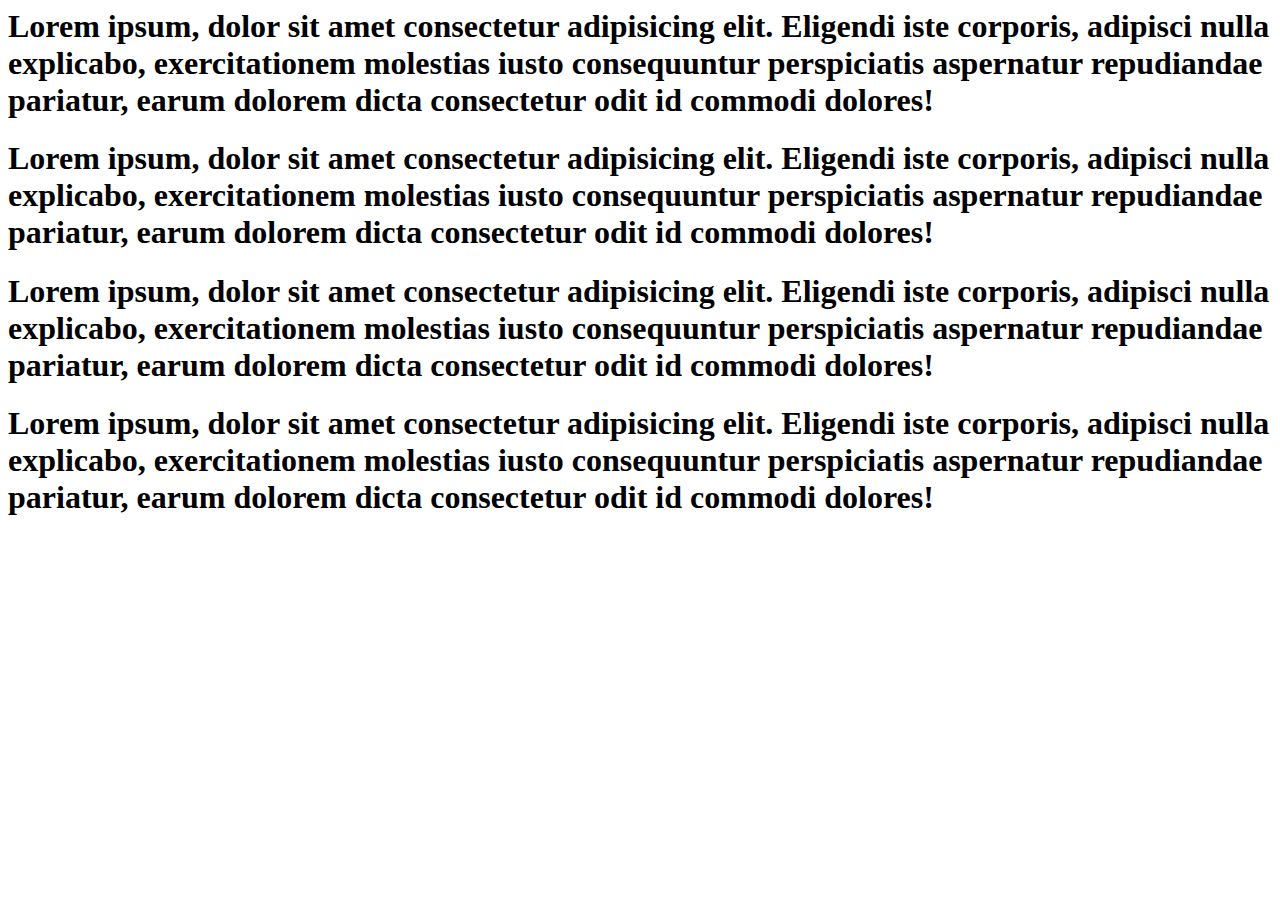
<file: html_css/index.html>
<html lang="en">
<head>
    <meta charset="UTF-8">
    <meta name="viewport" content="width=device-width, initial-scale=1.0">
    <title>Document</title>
</head>
<body>
    <h1>Lorem ipsum, dolor sit amet consectetur adipisicing elit. Eligendi iste corporis, adipisci nulla explicabo, exercitationem molestias iusto consequuntur perspiciatis aspernatur repudiandae pariatur, earum dolorem dicta consectetur odit id commodi dolores!</h1>
    <h1>Lorem ipsum, dolor sit amet consectetur adipisicing elit. Eligendi iste corporis, adipisci nulla explicabo, exercitationem molestias iusto consequuntur perspiciatis aspernatur repudiandae pariatur, earum dolorem dicta consectetur odit id commodi dolores!</h1>
    <h1>Lorem ipsum, dolor sit amet consectetur adipisicing elit. Eligendi iste corporis, adipisci nulla explicabo, exercitationem molestias iusto consequuntur perspiciatis aspernatur repudiandae pariatur, earum dolorem dicta consectetur odit id commodi dolores!</h1>
    <h1>Lorem ipsum, dolor sit amet consectetur adipisicing elit. Eligendi iste corporis, adipisci nulla explicabo, exercitationem molestias iusto consequuntur perspiciatis aspernatur repudiandae pariatur, earum dolorem dicta consectetur odit id commodi dolores!</h1>
</body>
</html>
</file>
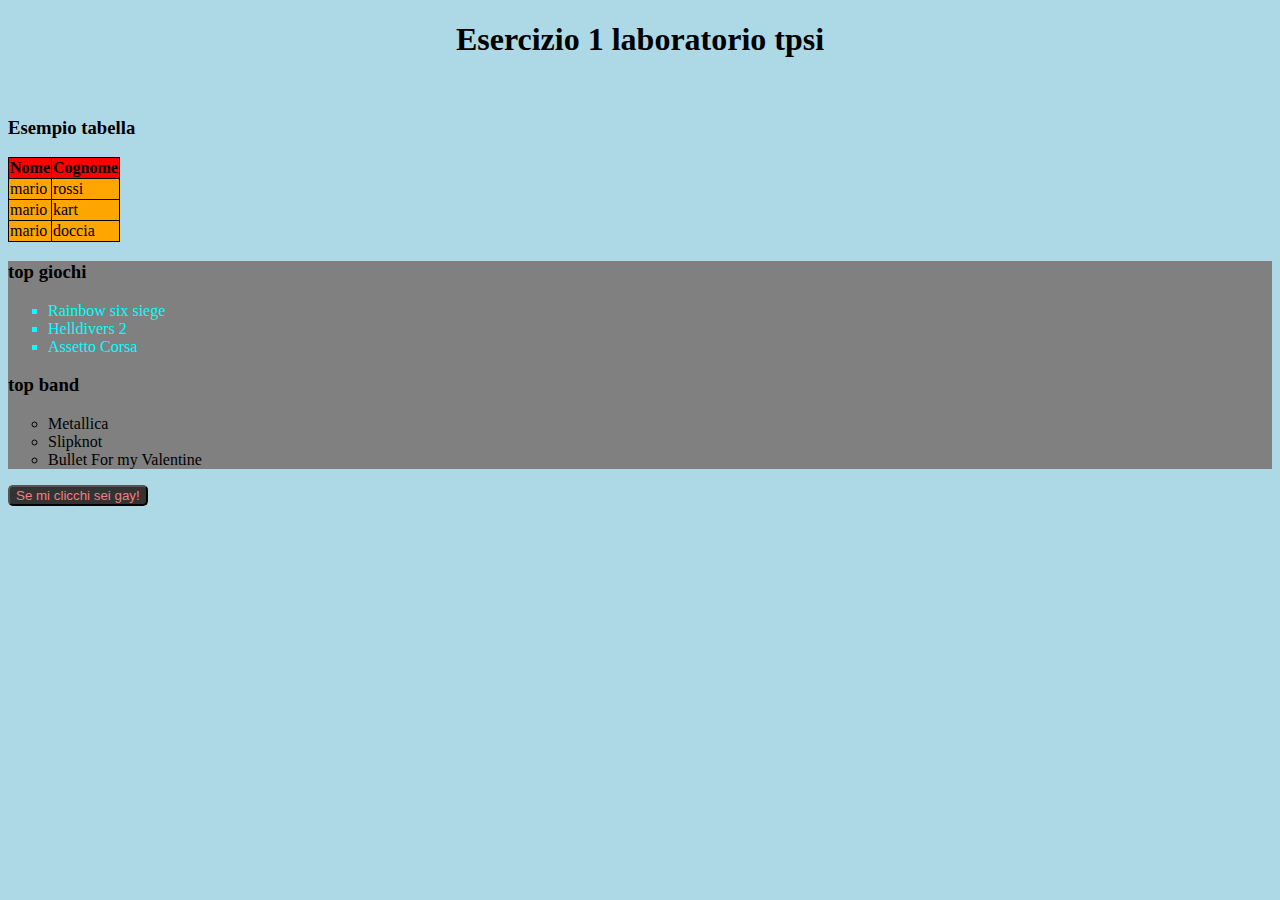
<file: html_css/esercizio_1/index.html>
<!DOCTYPE html>
<html lang="en">
<head>
    <meta charset="UTF-8">
    <meta name="viewport" content="width=device-width, initial-scale=1.0">
    <title>letsgoski</title>
    <link rel="stylesheet" href="style.css">
</head>
<body>
    <h1>Esercizio 1 laboratorio tpsi</h1>
    <br>
    <h3>Esempio tabella</h3>
    <table>
        <th>Nome</th>
        <th>Cognome</th>
        <tr>
            <td>mario</td>
            <td>rossi</td>
        </tr>
        <tr>
            <td>mario</td>
            <td>kart</td>
        </tr>
        <tr>
            <td>mario</td>
            <td>doccia</td>
        </tr>
    </table>
    <div>
    <h3>top giochi</h3>
    <ol>
        <span id="giochi">
        <li>Rainbow six siege</li>
        <li>Helldivers 2</li>
        <li>Assetto Corsa</li>
        </span>
    </ol>
    <h3>top band</h3>
    <ul>
        <span id="band ">
        <li>Metallica</li>
        <li>Slipknot</li>
        <li>Bullet For my Valentine</li>
        </span>
    </ul>
    </div>

    <a href="https://media4.giphy.com/media/v1.Y2lkPTc5MGI3NjExdGR4b3pldDBxN2VnbWlpc3l1MWk3Nzd1bG1ybjc4NGhieDJkNHlxYSZlcD12MV9pbnRlcm5hbF9naWZfYnlfaWQmY3Q9Zw/BpnkuY1i2rBpm/giphy.gif">
        <button>Se mi clicchi sei gay!</button>
    </a>
    
</body>
</html>
</file>
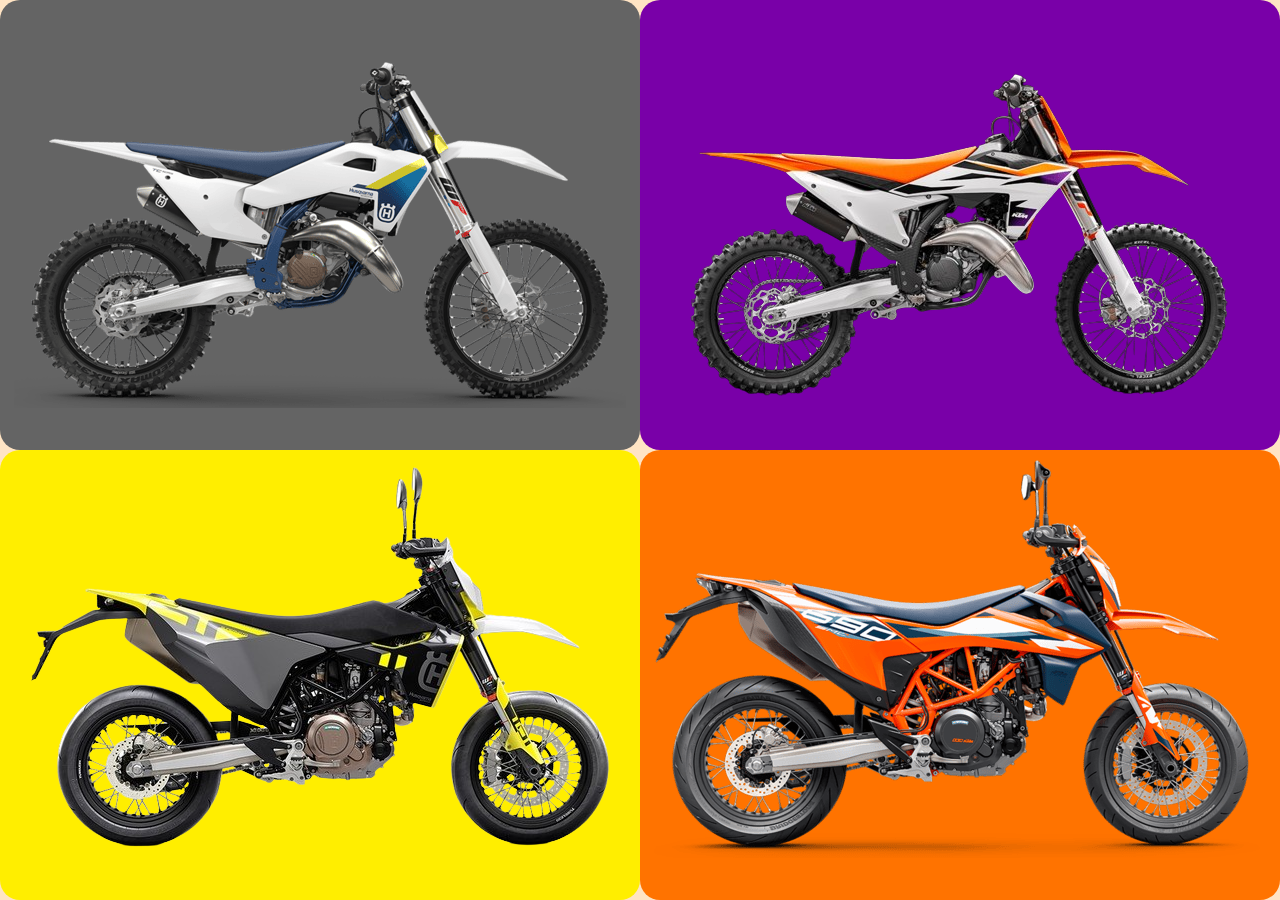
<file: html_css/esercizio_17/index.html>
<html lang="en">
<head>
    <meta charset="UTF-8">
    <meta name="viewport" content="width=device-width, initial-scale=1.0">
    <title>Esercizio flexbox</title>
    <link rel="stylesheet" href="style.css">
</head>
<body>
    <div class="container">
        <div class="box" id="box1"><img class="pic1" src="img/PHO_BIKE_90_RE_TC125-MY25-90-right_SALL_AEPI_V1 (1).png" alt=""></div>
        <div class="box" id="box2"><img class="pic2" src="img/KTM-125-SX-1__1_-removebg-preview.png" alt=""></div>
        <div class="box" id="box3"><img class="pic3" src="img/001-638410060486121942-husqvarna-701-supermoto__1_-removebg-preview.png" alt=""></div>
        <div class="box" id="box4"><img class="pic4" src="img/PHO_BIKE_90_RE_690-SMC-R-MY23-90-Right_SALL_AEPI_V2 (1).png" alt=""></div>
    </div>
</body>
</html>
</file>
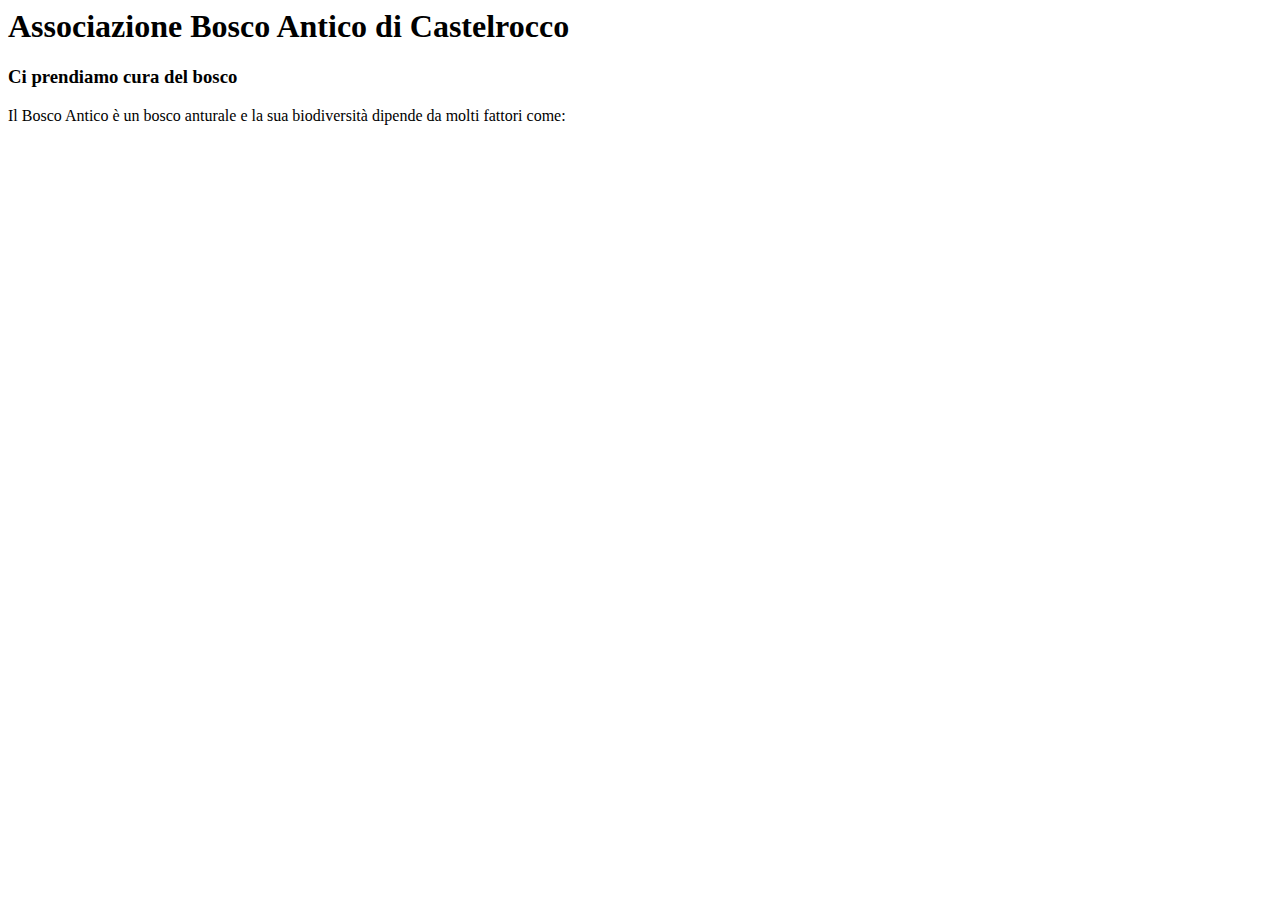
<file: html_css/esercizio_3/index.html>
<html lang="en">
<head>
    <meta charset="UTF-8">
    <meta name="viewport" content="width=device-width, initial-scale=1.0">
    <title>I Boschi</title>
    <link rel="stylesheet" href="style.css">
</head>
<body>
    <header>
        <h1 class="titolo">Associazione Bosco Antico di Castelrocco</h1>
    </header>
    <main>
        <header>
            <h3>Ci prendiamo cura del bosco</h3>
        </header>
        <article>
            <p>Il Bosco Antico è un bosco anturale e la sua biodiversità dipende da molti fattori come:</p>
            <ul></ul>
        </article>
    </main>
</body>
</html>
</file>
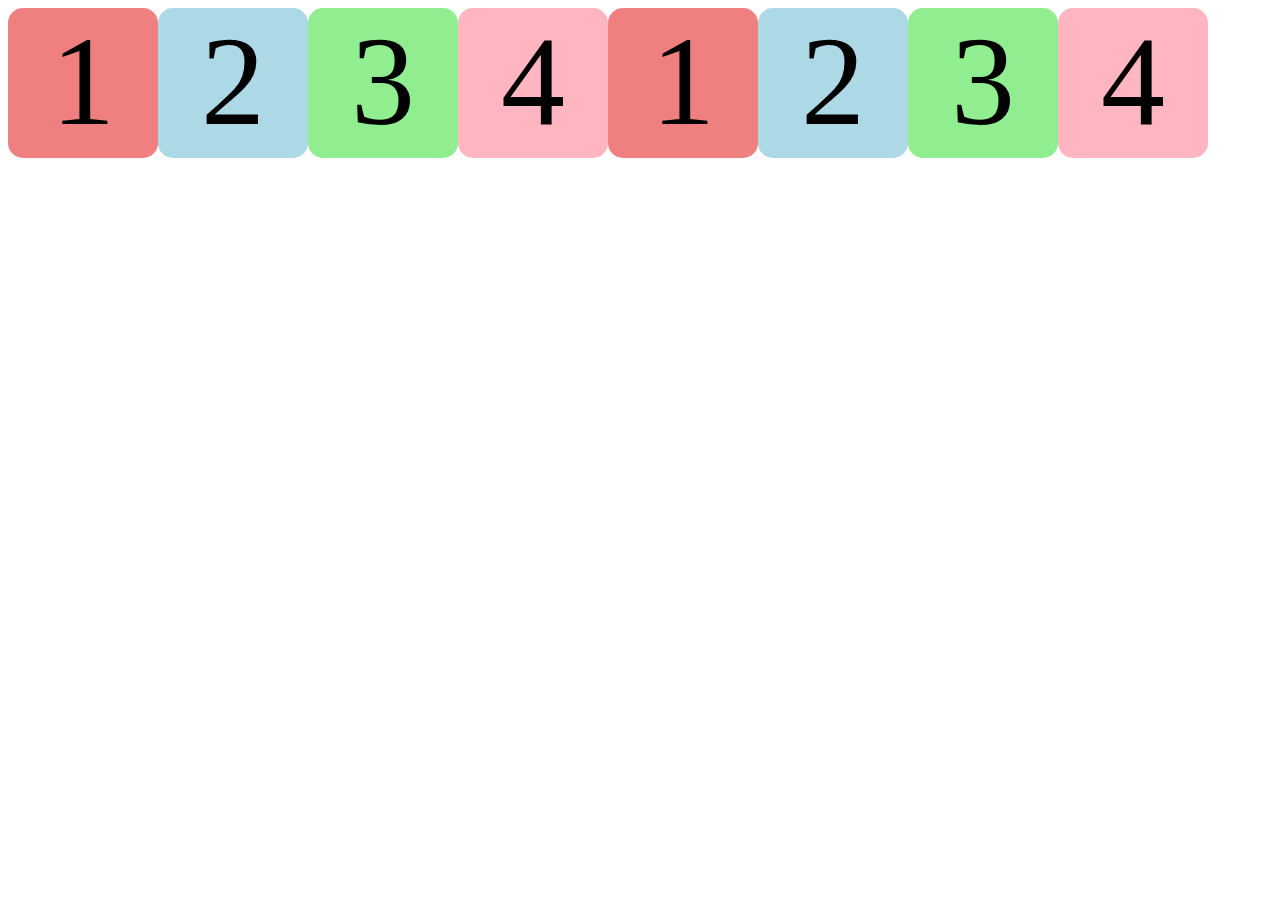
<file: html_css/flexbox/index.html>
<html lang="en">
<head>
    <meta charset="UTF-8">
    <meta name="viewport" content="width=device-width, initial-scale=1.0">
    <title>Document</title>
    <link rel="stylesheet" href="style.css">
</head>
<body>
    <div class="container">
        <div class="box" id="box1">1</div>
        <div class="box" id="box2">2</div>
        <div class="box" id="box3">3</div>
        <div class="box" id="box4">4</div>
        <div class="box" id="box1">1</div>
        <div class="box" id="box2">2</div>
        <div class="box" id="box3">3</div>
        <div class="box" id="box4">4</div>
    </div>
</body>
</html>
</file>
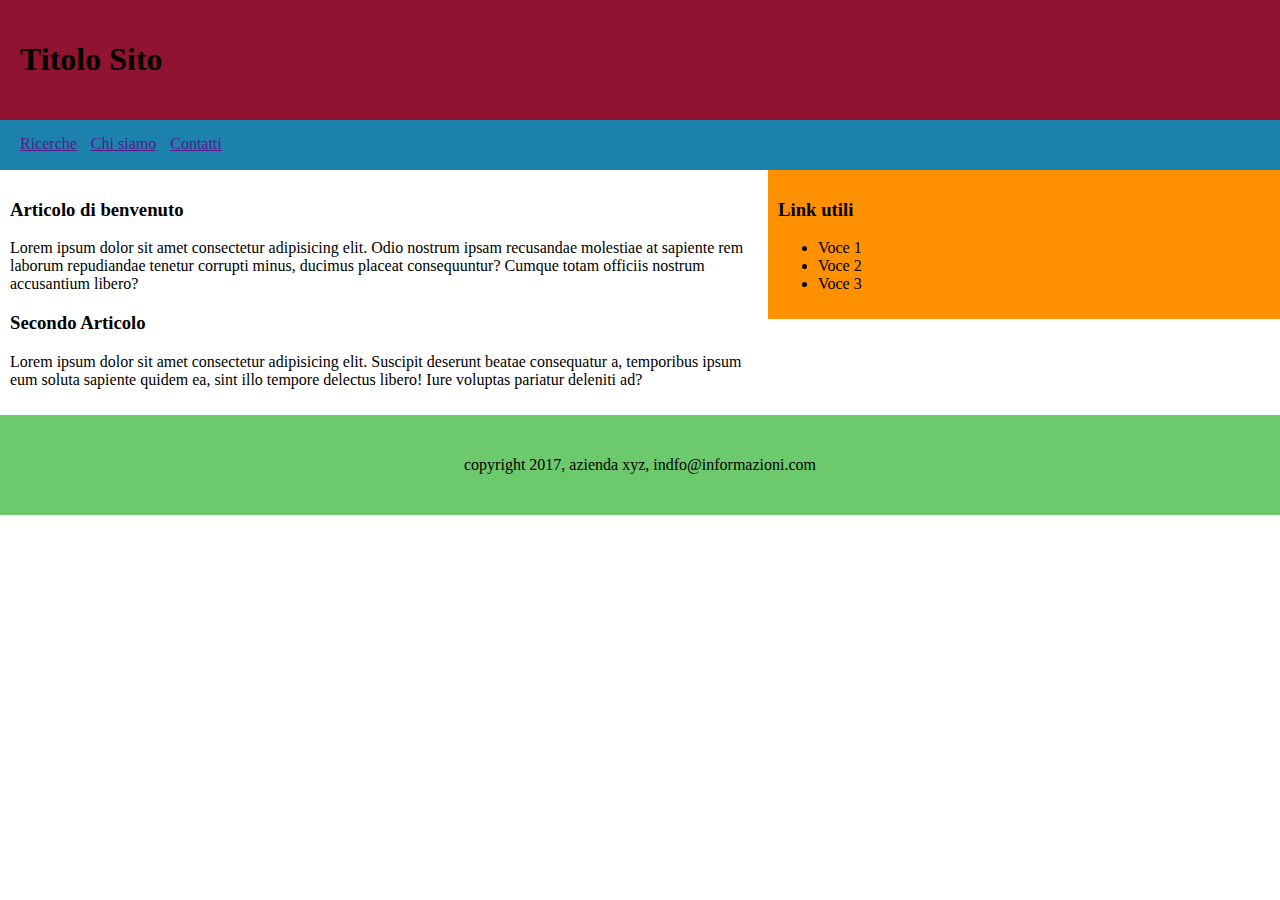
<file: html_css/Mysite/index.html>
<!DOCTYPE html>
<html lang="en">
<head>
    <meta charset="UTF-8">
    <meta name="viewport" content="width=device-width, initial-scale=1.0">
    <title>Document</title>
    <link rel="stylesheet" href="style.css">
</head>
<body>
    <header>
        <h1>Titolo Sito</h1>
    </header>
    <nav class="navbar">
        <a href="">Ricerche</a>
        <a href="">Chi siamo</a>
        <a href="">Contatti</a>
    </nav>
    <main>
        <section class="primo">
            <h3>Articolo di benvenuto</h3>
            <p>Lorem ipsum dolor sit amet consectetur adipisicing elit. Odio nostrum ipsam recusandae molestiae at sapiente rem laborum repudiandae tenetur corrupti minus, ducimus placeat consequuntur? Cumque totam officiis nostrum accusantium libero?</p>
            <h3>Secondo Articolo</h3>
            <p>Lorem ipsum dolor sit amet consectetur adipisicing elit. Suscipit deserunt beatae consequatur a, temporibus ipsum eum soluta sapiente quidem ea, sint illo tempore delectus libero! Iure voluptas pariatur deleniti ad?</p>
        </section>

        <article>
            <h3>Link utili</h3>
            <ul>
                <li>Voce 1</li>
                <li>Voce 2</li>
                <li>Voce 3</li>
            </ul>
        </article>
    </main>

    <footer>
        <p>copyright 2017, azienda xyz, indfo@informazioni.com</p>
    </footer>
</body>
</html>
</file>
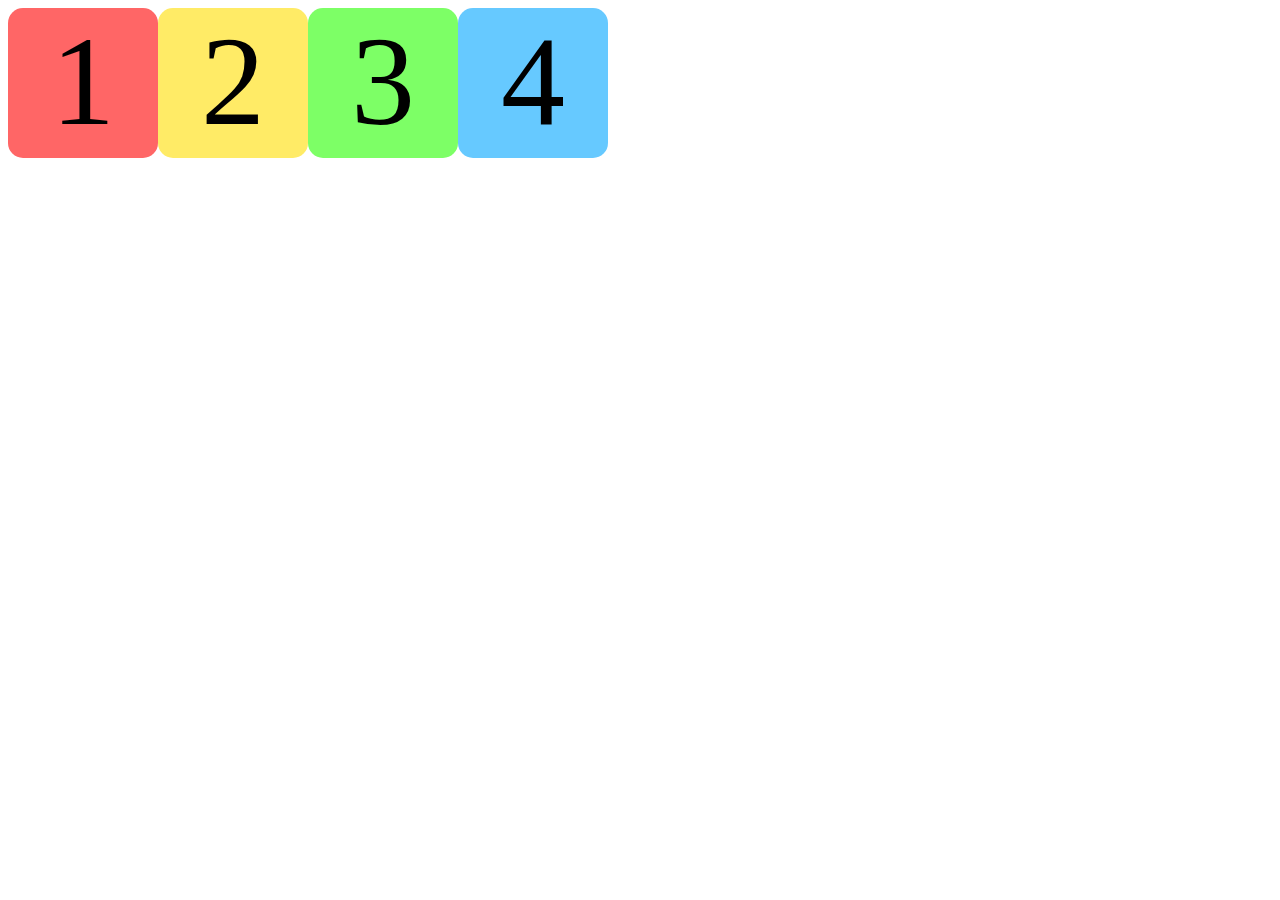
<file: html_css/Mysite/flexbox/index.html>
<!DOCTYPE html>
<html lang="en">
<head>
    <meta charset="UTF-8">
    <meta http-equiv="X-UA-Compatible" content="IE=edge">
    <meta name="viewport" content="width=device-width, initial-scale=1.0">
    <title>Bro Code</title>
    <link rel="stylesheet" href="style.css">
<body>

    <div class="container">
        <div class="box" id="box1">1</div>
        <div class="box" id="box2">2</div>
        <div class="box" id="box3">3</div>
        <div class="box" id="box4">4</div>
    </div>
    
</body>
</html>
</file>
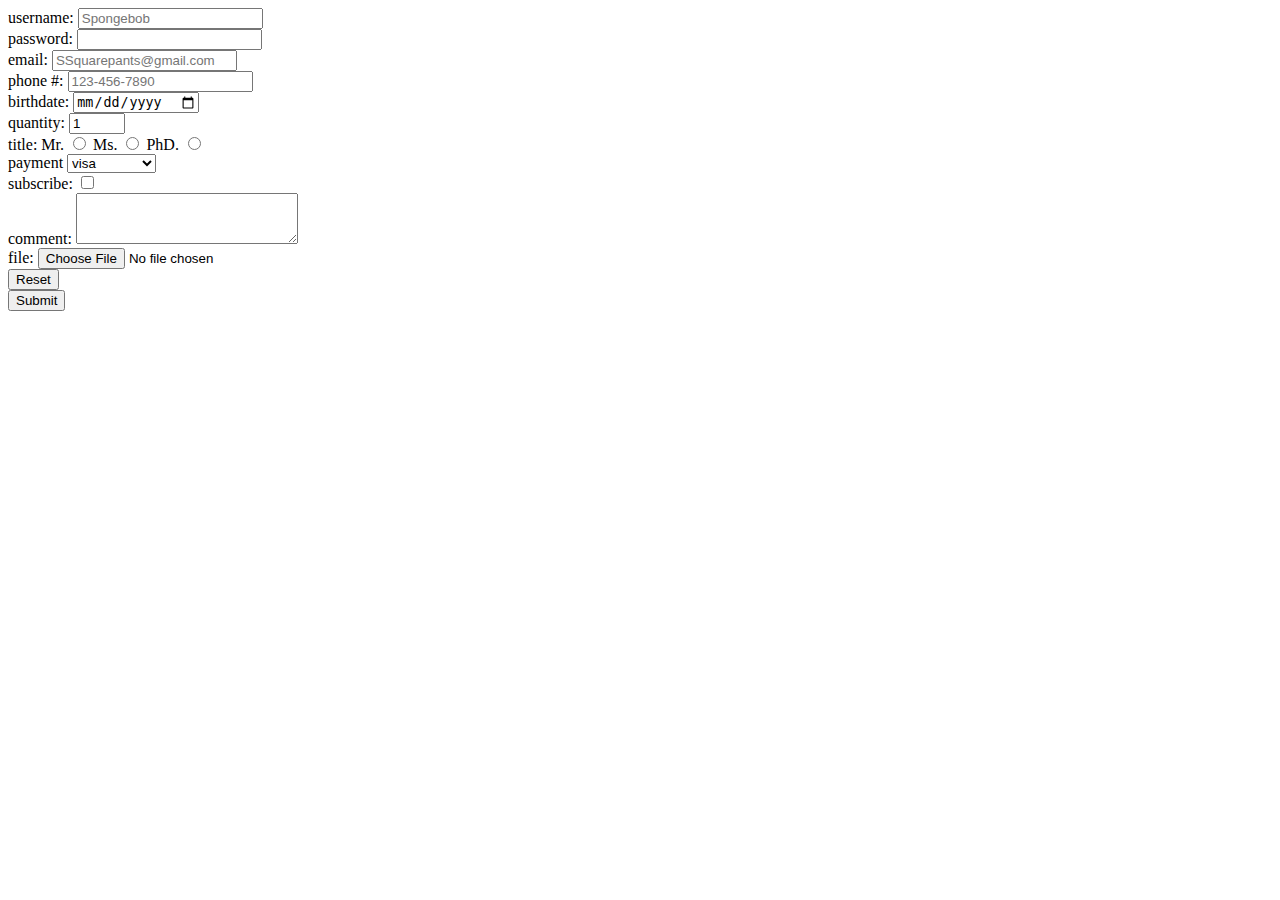
<file: html_css/Mysite/forms/index.html>
<!DOCTYPE html>
<html lang="en">
<head>
    <meta charset="UTF-8">
    <meta http-equiv="X-UA-Compatible" content="IE=edge">
    <meta name="viewport" content="width=device-width, initial-scale=1.0">
    <title>Document</title>
</head>
<body>

    <form action="index.php" method="POST" enctype="multipart/form-data">

        <label for="username">username:</label>
        <input type="text" id="username" placeholder="Spongebob" minlength="6"  maxlength="15" required><br>

        <label for="password">password:</label>
        <input type="password" id="password"><br>

        <label for="email">email:</label>
        <input type="email" id="email" placeholder="SSquarepants@gmail.com"><br>

        <label for="phone">phone #:</label>
        <input type="tel" id="phone" placeholder="123-456-7890" pattern="[0-9]{3}-[0-9]{3}-[0-9]{4}"><br>

        <label for="bday">birthdate:</label>
        <input type="date" id="bday"><br>

        <label for="quantity">quantity:</label>
        <input type="number" id="quantity" min="0" max="99" value="1"><br>

        <label for="title">title:</label>
        
        <label for="Mr.">Mr.</label>
        <input type="radio" id="Mr." value="Mr." name="title">
        <label for="Ms.">Ms.</label>
        <input type="radio" id="Ms." value="Ms." name="title">
        <label for="PhD.">PhD.</label>
        <input type="radio" id="PhD." value="PhD." name="title"><br>

        <label for="payment">payment</label>
        <select id="payment">
            <option value="visa">visa</option>
            <option value="mastercard">mastercard</option>
            <option value="giftcard">giftcard</option>
        </select><br>

        <label for="subscribe">subscribe:</label>
        <input type="checkbox" id="subscribe"><br>

        <label for="comment">comment:</label>
        <textarea id="comment" rows="3" cols="25"></textarea><br>

        <label for="file">file:</label>
        <input type="file" id="file" accept="image/png, image/jpeg"><br>

        <input type="reset"><br>
        <input type="submit">

    </form>

</body>
</html>
</file>
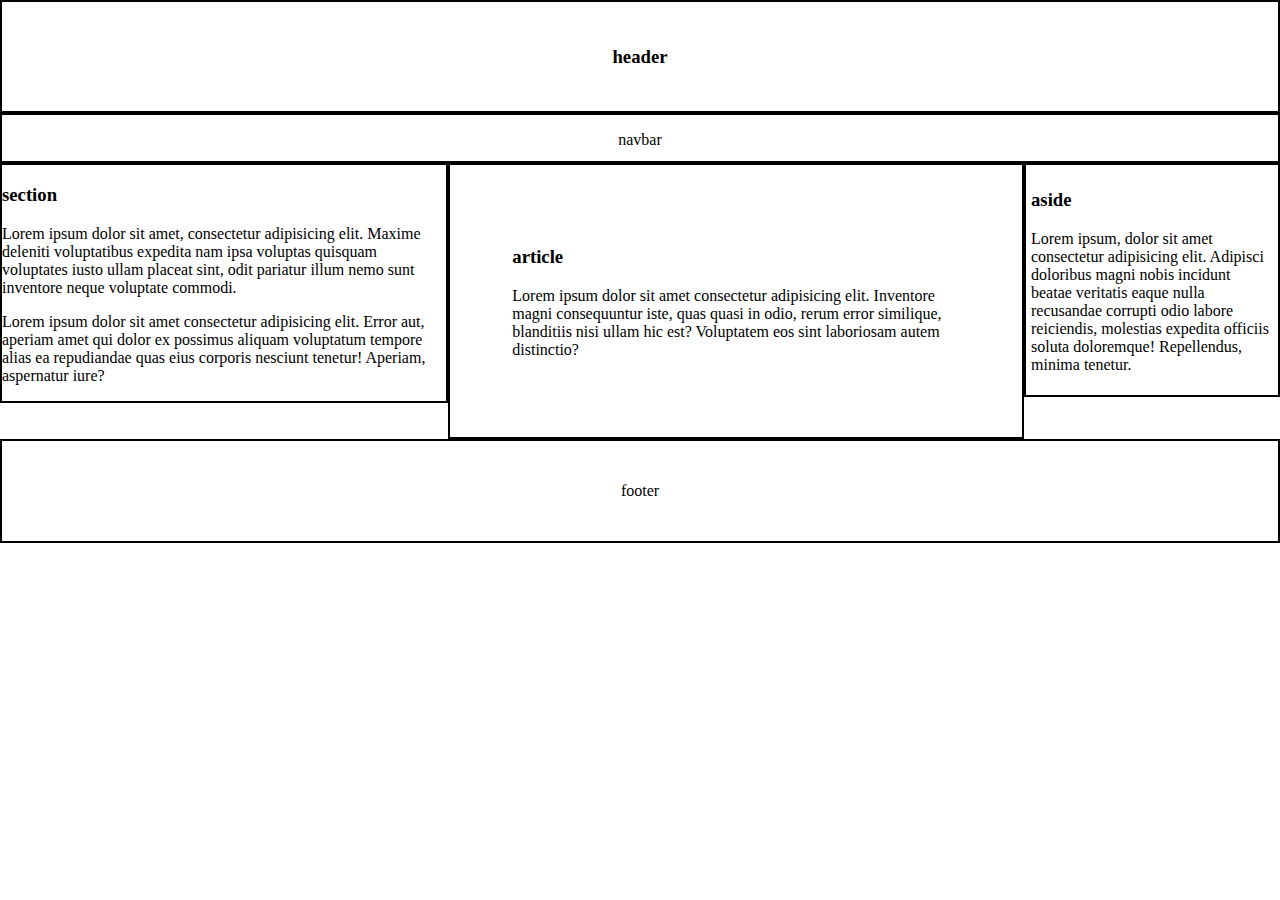
<file: html_css/Mysite/quarto/index.html>
<!DOCTYPE html>
<html lang="en">
<head>
    <meta charset="UTF-8">
    <meta name="viewport" content="width=device-width, initial-scale=1.0">
    <title>quarto</title>
    <link rel="stylesheet" href="style.css">
</head>
<body>
    <header>
        <h3>header</h3>
    </header>
    <nav class="navbar">
        <p>navbar</p>
    </nav>
    <main>
        <section>
            <h3>section</h3>
            <p>Lorem ipsum dolor sit amet, consectetur adipisicing elit. Maxime deleniti voluptatibus expedita nam ipsa voluptas quisquam voluptates iusto ullam placeat sint, odit pariatur illum nemo sunt inventore neque voluptate commodi.</p>
            <p>Lorem ipsum dolor sit amet consectetur adipisicing elit. Error aut, aperiam amet qui dolor ex possimus aliquam voluptatum tempore alias ea repudiandae quas eius corporis nesciunt tenetur! Aperiam, aspernatur iure?</p>
        </section>
        <article>
            <h3>article</h3>
            <p>Lorem ipsum dolor sit amet consectetur adipisicing elit. Inventore magni consequuntur iste, quas quasi in odio, rerum error similique, blanditiis nisi ullam hic est? Voluptatem eos sint laboriosam autem distinctio?</p>
        </article>
        <aside>
            <h3>aside</h3>
            <p>Lorem ipsum, dolor sit amet consectetur adipisicing elit. Adipisci doloribus magni nobis incidunt beatae veritatis eaque nulla recusandae corrupti odio labore reiciendis, molestias expedita officiis soluta doloremque! Repellendus, minima tenetur.</p>
        </aside>
    </main>
    <footer>
        <p>footer</p>
    </footer>
</body>
</html>
</file>
<file: html_css/esercizio_1/style.css>
body{
    background-color: lightblue;
}
table{
    border: 1px solid black;
    font-family: Verdana;
    border-collapse: collapse;
}
ol{
    list-style-type: square;
    font-family: Verdana;
}
ul{
    list-style-type: circle;
    font-family: Verdana;
}
h1{
    text-align: center;
    font-family: Verdana;
}
td{
    border: 1px solid black;
    border-collapse: collapse;
    background-color: orange;
}
th{
    border: 1px solid black;
    border-collapse: collapse;
    background-color: red;
}
div{
    background-color: grey;
}
#giochi{
    color: aqua;
}
#band{
    color: lightgreen;
}
button{
    background-color: #333333;
    color: lightcoral;
    border-radius: 5px;
}
</file>
<file: html_css/esercizio_17/style.css>
body{
    margin: 0%;
    background-color: bisque;
}
.container{
    display: flex;
    height: 100%;
    flex-wrap: wrap;
}
.box{
    width: 50%;
    height: 50%;
    text-align: center;
    border-radius: 20px;
    overflow: hidden;
}
#box1{
    background-color: rgb(100, 100, 100);
}
#box2{
    background-color: rgb(121, 0, 168);

}
#box3{
    background-color: rgb(255, 238, 0);
}
#box4{
    background-color: rgb(255, 115, 0);
}
.pic1, .pic2, .pic3, .pic4 { 
    animation: SlideStoppieAndWheelie 7s infinite;
}
@keyframes SlideStoppieAndWheelie { 
    0% { transform: translateX(-100%); }
    25% { transform: translateX(0) rotate(15deg); }
    50% { transform: translateX(0); }
    75% { transform: translateX(0) rotate(-15deg); }
    100% { transform: translateX(150%); }
}
</file>
<file: html_css/esercizio_3/style.css>
/*body{
    background-color: green;
}
.titolo{
    color: yellow;
}
*/
</file>
<file: html_css/flexbox/style.css>
.container{
    display: flex;
    height: 90vh;
    flex-wrap: wrap;
}
.box{
    width: 150px;
    height: 150px;
    font-size: 8em;
    text-align: center;
    border-radius: 15px;
}
#box1{
    background-color: lightcoral;
    animation-name: slideLeft;
    animation-duration: 2s;
}
#box2{
    background-color: lightblue;
    animation-name: slideLeft;
    animation-duration: 2s;
}
#box3{
    background-color: lightgreen;
    animation-name: slideLeft;
    animation-duration: 2s;
}
#box4{
    background-color: lightpink;
    animation-name: slideLeft;
    animation-duration: 2s;
}
@keyframes slideLeft{
    from{transform: translateX(100%);}
}
</file>
<file: html_css/Mysite/style.css>
*{
    box-sizing: border-box;
}
body{
    margin: 0px;
}
header{
    background-color: hsl(345, 77%, 32%);
    padding: 20px;
    text-align: left;
}
.navbar{
    background-color: hsl(197, 72%, 39%);
    height: 50px;
    padding: 15px;
}
a{
    padding: 5px;
}

.primo{
    width: 60%;
    float: left;
    padding: 10px;
}
article{
    width: 40%;
    float: left;
    padding: 10px;
    background-color: hsl(34, 100%, 50%);
    display: block;
}
footer{
    display: block;
    clear: both;
    background-color: hsla(120, 99%, 32%, 0.582);
    text-align: center;
    padding: 25px;
}
@media screen and (max-width: 600px){
    aside,section,article{
        width: 100%;
    }
}
</file>
<file: html_css/Mysite/flexbox/style.css>
.container{
    display: flex;
    height: 90vh;
}
.box{
    width: 150px;
    height: 150px;
    font-size: 8em;
    text-align: center;
    border-radius: 15px;
}
#box1{
    background-color: hsl(0, 100%, 70%);
}
#box2{
    background-color: hsl(52, 100%, 70%);
}
#box3{
    background-color: hsl(111, 100%, 70%);
}
#box4{
    background-color: hsl(201, 100%, 70%);
}
</file>
<file: html_css/Mysite/quarto/style.css>
*{
    box-sizing: border-box;
}
body{
    margin: 0px;
}
header{
    text-align: center;
    padding: 25px;
    border: 2px solid black;
}
.navbar{
    height: 50px;
    border: 2px solid black;
    text-align: center;
}
section{
    width: 35%;
    float: left;
    border: 2px solid black;
}
article{
    width: 45%;
    float: left;
    border: 2px solid black;
    padding: 62.3px;
}
aside{
    width:20%;
    float: left;
    border: 2px solid black;
    display: block;
    padding: 5px;
}
footer{
    display: block;
    clear: both;
    text-align: center;
    padding: 25px;
    border: 2px solid black;
}
@media screen and (max-width: 600px){
    aside,section,article{
        width: 100%;
    }
}
</file>
